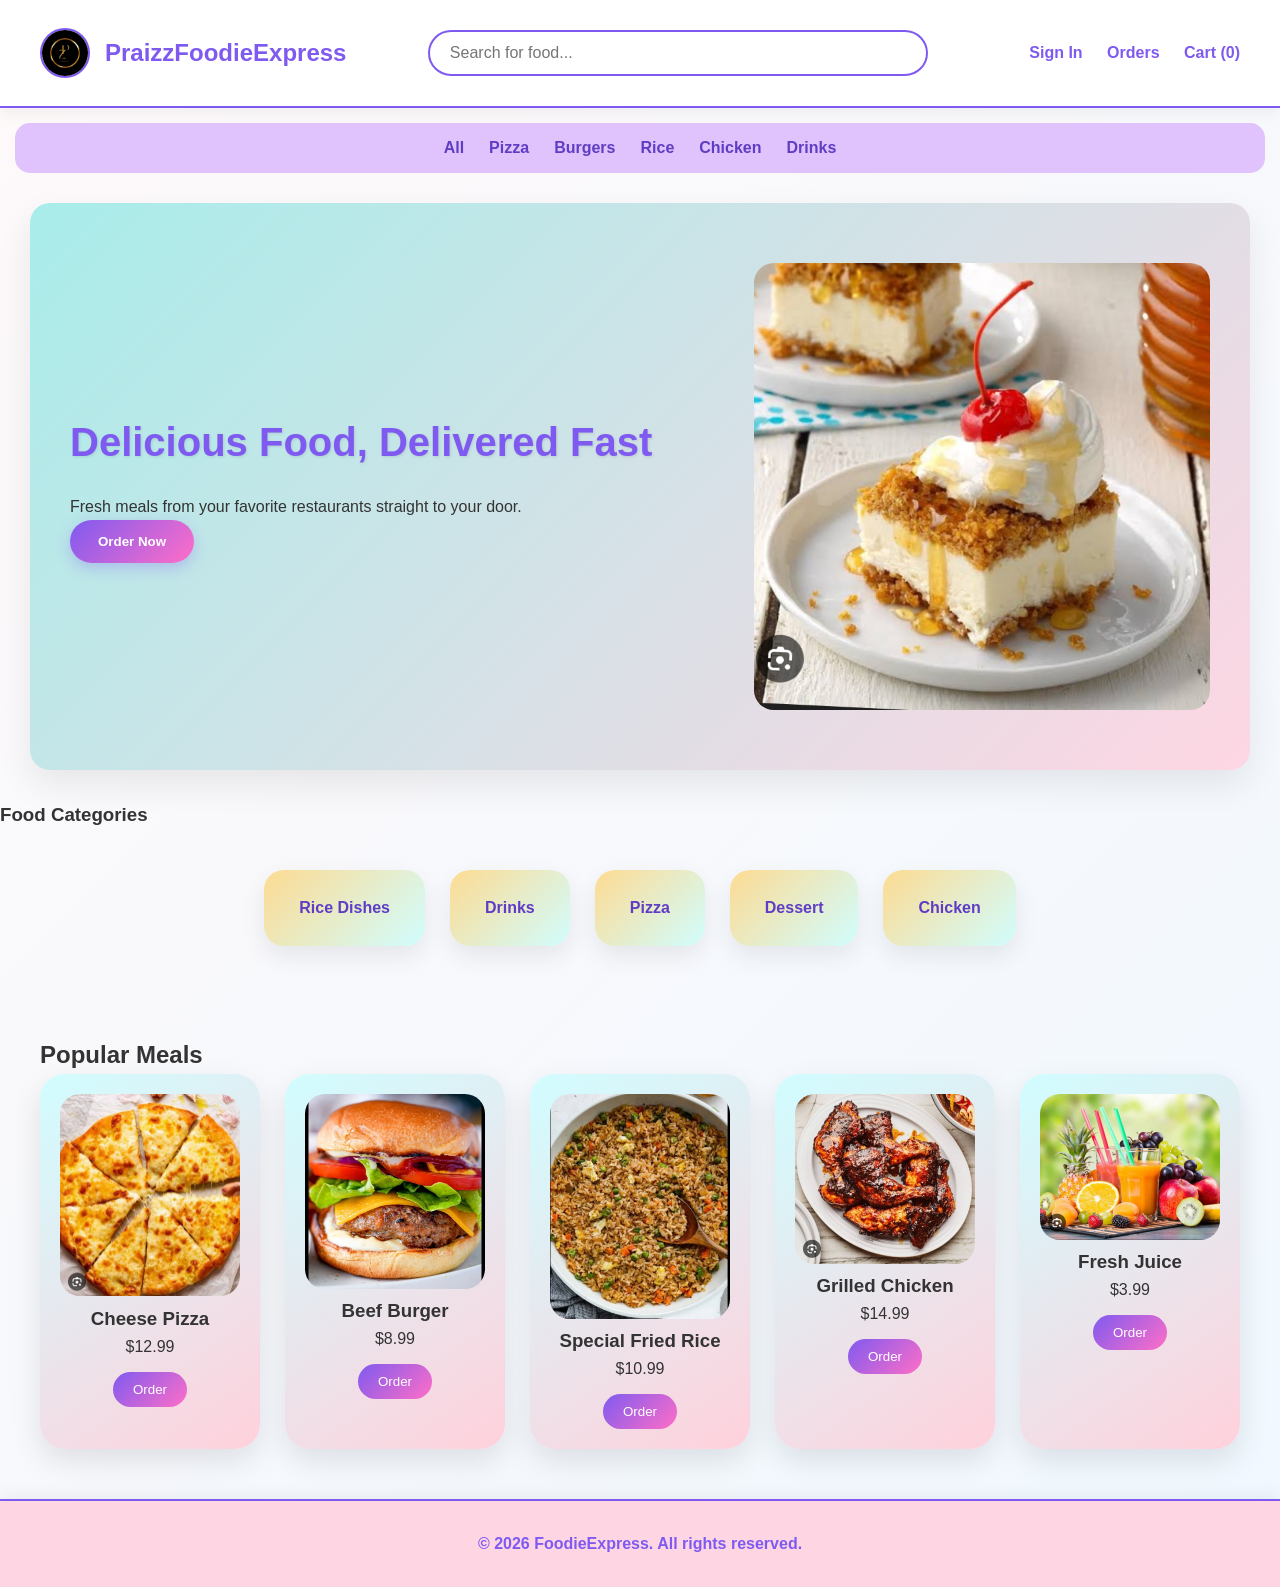
<file: index.html>
<!DOCTYPE html>

<html lang="en">  
<head>  
    <meta charset="UTF-8">  
    <title>PraizzFoodieExpress - Home</title>  
    <link rel="stylesheet" href="style.css">  
</head>  
<body>  <!-- HEADER -->  <header class="header">  
    <div class="top-header">  
        <img src="logo.png" alt="Logo" class="logo-img">  
        <h1>PraizzFoodieExpress</h1>  
    </div>  <div class="search-container">  
    <input type="text" placeholder="Search for food..." class="search-bar">  
</div>  

<div class="header-right">  
    <a href="#">Sign In</a>  
    <a href="#">Orders</a>  
    <a href="#">Cart (0)</a>  
</div>

</header>  <!-- NAVIGATION / CATEGORIES -->  <nav class="categories-nav">  
    <a href="#">All</a>  
    <a href="#">Pizza</a>  
    <a href="#">Burgers</a>  
    <a href="#">Rice</a>  
    <a href="#">Chicken</a>  
    <a href="#">Drinks</a>  
</nav>  <!-- HERO / BANNER -->  <section class="hero">  
    <div class="hero-text">  
        <h2>Delicious Food, Delivered Fast</h2>  
        <p>Fresh meals from your favorite restaurants straight to your door.</p>  
        <button>Order Now</button>  
    </div>  
    <img src="Special.jpg" alt="Food Banner">  
</section>  <!-- FOOD CATEGORIES -->  <section class="categories">  
    <h3>Food Categories</h3>  
    <div class="category-list">  
        <a href="product.html?category=rice">Rice Dishes</a>  
        <a href="product.html?category=drinks">Drinks</a>  
        <a href="product.html?category=pizza">Pizza</a>  
        <a href="product.html?category=dessert">Dessert</a>  
        <a href="product.html?category=chicken">Chicken</a>  
    </div>  
</section>  <!-- PRODUCTS GRID -->  <section class="products">  
    <h2>Popular Meals</h2>  
    <div class="product-grid">  
        <div class="product-card">  
            <img src="Cheese.jpg" alt="Cheese Pizza">  
            <h3>Cheese Pizza</h3>  
            <p class="price">$12.99</p>  
            <button>Order</button>  
        </div>  
        <div class="product-card">  
            <img src="Burgerr.jpg" alt="Beef Burger">  
            <h3>Beef Burger</h3>  
            <p class="price">$8.99</p>  
            <button>Order</button>  
        </div>  
        <div class="product-card">  
            <img src="SpecialFriedRice.jpg" alt="Special Fried Rice">  
            <h3>Special Fried Rice</h3>  
            <p class="price">$10.99</p>  
            <button>Order</button>  
        </div>  
        <div class="product-card">  
            <img src="GrilledChicken.jpg" alt="Grilled Chicken">  
            <h3>Grilled Chicken</h3>  
            <p class="price">$14.99</p>  
            <button>Order</button>  
        </div>  
        <div class="product-card">  
            <img src="FreshJuice.jpg" alt="Fresh Juice">  
            <h3>Fresh Juice</h3>  
            <p class="price">$3.99</p>  
            <button>Order</button>  
        </div>  
    </div>  
</section>  <!-- FOOTER -->  <footer>  
    <p>© 2026 FoodieExpress. All rights reserved.</p>  
</footer>  </body>  
</html>
</file>
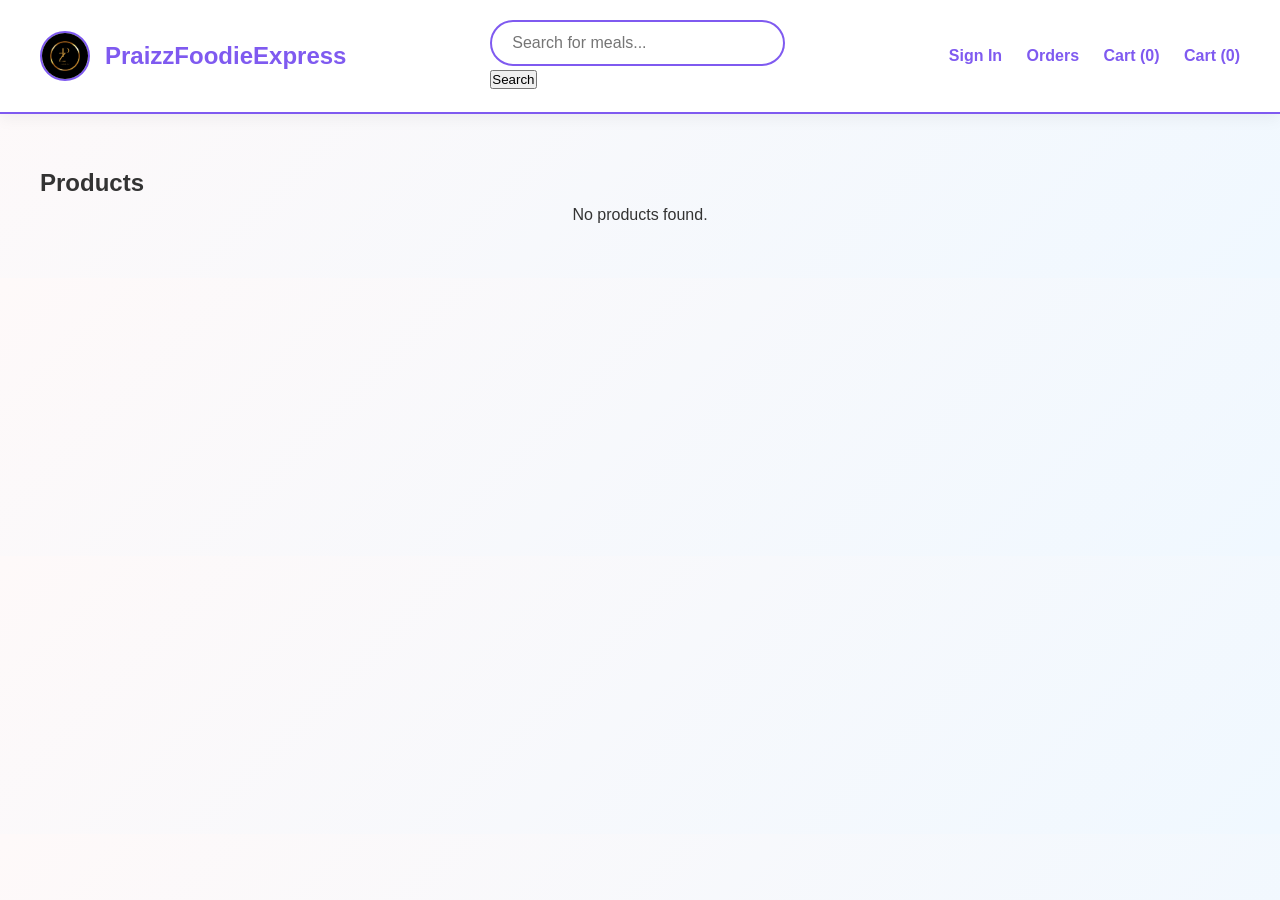
<file: product.html>
<!DOCTYPE html>
<html lang="en">
<head>
    <meta charset="UTF-8">
    <title>PraizzFoodieExpress - Products</title>
    <link rel="stylesheet" href="style.css">
</head>
<body>

<header class="header">
    <div class="top-header">
        <img src="logo.png" alt="Logo" class="logo-img">
        <h1>PraizzFoodieExpress</h1>
    </div>

    <div class="header-center">
        <input type="text" class="search-bar" placeholder="Search for meals...">
        <button class="search-btn">Search</button>
    </div>

    <div class="header-right">
        <a href="#">Sign In</a>
        <a href="#">Orders</a>
        <a href="#">Cart (0)</a>
        <a href="#">Cart (<span id="cart-count">0</span>)</a>
    </div>
</header>

<section class="products">
    <h2 id="category-title">Products</h2>
    <div class="dynamic-products product-grid"></div>
</section>

<!-- Link External JS -->
<script src="script.js"></script>

</body>
</html>
</file>
<file: style.css>
/* UNIVERSAL */
* {
    margin: 0;
    padding: 0;
    box-sizing: border-box;
    font-family: 'Segoe UI', Arial, sans-serif;
    scroll-behavior: smooth;
}

/* BODY */
body {
    background: linear-gradient(135deg, #fef9f9, #f0f8ff);
    color: #333;
    line-height: 1.6;
}

/* HEADER */
.header {
    background: rgba(255, 255, 255, 0.95);
    backdrop-filter: blur(12px);
    padding: 20px 40px;
    border-bottom: 2px solid #7f5af0;
    position: sticky;
    top: 0;
    z-index: 1000;
    display: flex;
    justify-content: space-between;
    align-items: center;
    flex-wrap: wrap;
    box-shadow: 0 5px 15px rgba(0,0,0,0.05);
}

/* LOGO + TITLE */
.top-header {
    display: flex;
    align-items: center;
    gap: 15px;
    font-size: 12px;
    font-weight: bold;
    color: #7f5af0;
}

.logo-img {
    width: 50px;
    height: 50px;
    border-radius: 50%;
    object-fit: cover;
    border: 2px solid #7f5af0;
    transition: transform 0.3s;
}

.logo-img:hover {
    transform: rotate(10deg) scale(1.1);
}

/* SEARCH */
.search-container {
    flex: 1;
    display: flex;
    justify-content: center;
    margin: 10px 0;
}

.search-bar {
    width: 100%;
    max-width: 500px;
    padding: 12px 20px;
    border-radius: 30px;
    border: 2px solid #7f5af0;
    font-size: 16px;
    transition: 0.3s, box-shadow 0.4s;
}

.search-bar:focus {
    outline: none;
    border-color: #ff6ec7;
    box-shadow: 0 0 15px rgba(127,90,240,0.3);
}

/* HEADER RIGHT */
.header-right a {
    margin-left: 20px;
    text-decoration: none;
    color: #7f5af0;
    font-weight: 600;
    transition: 0.3s;
}

.header-right a:hover {
    color: #ff6ec7;
    text-shadow: 0 0 5px #ff6ec7;
}

/* NAVIGATION */
.categories-nav {
    display: flex;
    justify-content: center;
    gap: 25px;
    background: #e0c3fc;
    padding: 12px;
    flex-wrap: wrap;
    border-radius: 15px;
    margin: 15px;
}

.categories-nav a {
    color: #5f3dc4;
    text-decoration: none;
    font-weight: 600;
    position: relative;
    transition: 0.3s;
}

.categories-nav a::after {
    content: "";
    position: absolute;
    width: 0%;
    height: 3px;
    background: #ff6ec7;
    left: 0;
    bottom: -5px;
    transition: 0.3s;
}

.categories-nav a:hover::after {
    width: 100%;
}

/* HERO */
.hero {
    display: flex;
    justify-content: space-between;
    align-items: center;
    padding: 60px 40px;
    margin: 30px;
    border-radius: 20px;
    background: linear-gradient(135deg, #a8edea, #fed6e3);
    box-shadow: 0 15px 35px rgba(0,0,0,0.08);
    flex-wrap: wrap;
    gap: 30px;
    animation: heroAppear 1s ease-in-out;
}

@keyframes heroAppear {
    from { opacity: 0; transform: translateY(-20px); }
    to { opacity: 1; transform: translateY(0); }
}

.hero img {
    width: 40%;
    border-radius: 20px;
    transition: 0.5s, box-shadow 0.5s;
}

.hero img:hover {
    transform: scale(1.08) rotate(-2deg);
    box-shadow: 0 15px 25px rgba(0,0,0,0.2);
}

.hero-text h2 {
    font-size: 40px;
    margin-bottom: 20px;
    color: #7f5af0;
    text-shadow: 1px 1px 3px rgba(0,0,0,0.1);
}

.hero-text button {
    padding: 14px 28px;
    background: linear-gradient(135deg, #7f5af0, #ff6ec7);
    color: white;
    border: none;
    border-radius: 35px;
    cursor: pointer;
    transition: 0.3s, transform 0.3s;
    font-weight: bold;
    box-shadow: 0 5px 15px rgba(127,90,240,0.3);
}

.hero-text button:hover {
    transform: translateY(-4px) scale(1.05);
    box-shadow: 0 10px 25px rgba(127,90,240,0.5);
}

/* CATEGORY CARDS */
.category-list {
    display: flex;
    justify-content: center;
    gap: 25px;
    margin: 40px;
    flex-wrap: wrap;
}

.category-list a {
    background: linear-gradient(135deg, #fddb92, #d1fdff);
    padding: 25px 35px;
    border-radius: 20px;
    text-decoration: none;
    color: #5f3dc4;
    font-weight: 700;
    box-shadow: 0 10px 25px rgba(0,0,0,0.08);
    transition: 0.4s, transform 0.4s;
}

.category-list a:hover {
    transform: translateY(-7px) scale(1.05);
    box-shadow: 0 20px 35px rgba(0,0,0,0.15);
}

/* PRODUCTS */
.products {
    padding: 50px 40px;
}

.product-grid {
    display: flex;
    flex-wrap: wrap;
    gap: 25px;
    justify-content: center;
}

.product-card {
    background: linear-gradient(145deg, #d1fdff, #ffd1dc);
    width: 220px;
    padding: 20px;
    border-radius: 25px;
    text-align: center;
    box-shadow: 0 12px 30px rgba(0,0,0,0.1);
    transition: 0.4s, transform 0.4s;
}

.product-card:hover {
    transform: translateY(-12px) scale(1.03);
    box-shadow: 0 25px 45px rgba(0,0,0,0.2);
}

.product-card img {
    width: 100%;
    border-radius: 20px;
    transition: transform 0.5s;
}

.product-card img:hover {
    transform: scale(1.05);
}

.product-card button {
    margin-top: 12px;
    padding: 10px 20px;
    border: none;
    background: linear-gradient(135deg, #7f5af0, #ff6ec7);
    color: white;
    border-radius: 30px;
    cursor: pointer;
    transition: 0.3s, transform 0.3s;
}

.product-card button:hover {
    transform: scale(1.1) translateY(-2px);
}

/* FOOTER */
footer {
    text-align: center;
    padding: 30px;
    background: #fed6e3;
    color: #7f5af0;
    font-weight: 600;
    border-top: 2px solid #7f5af0;
    box-shadow: 0 -5px 15px rgba(0,0,0,0.05);
}

/* RESPONSIVE */
@media (max-width: 900px) {
    .hero {
        flex-direction: column;
    }
    .hero img {
        width: 80%;
    }
    .header {
        flex-direction: column;
        align-items: flex-start;
        gap: 15px;
    }
}
</file>
